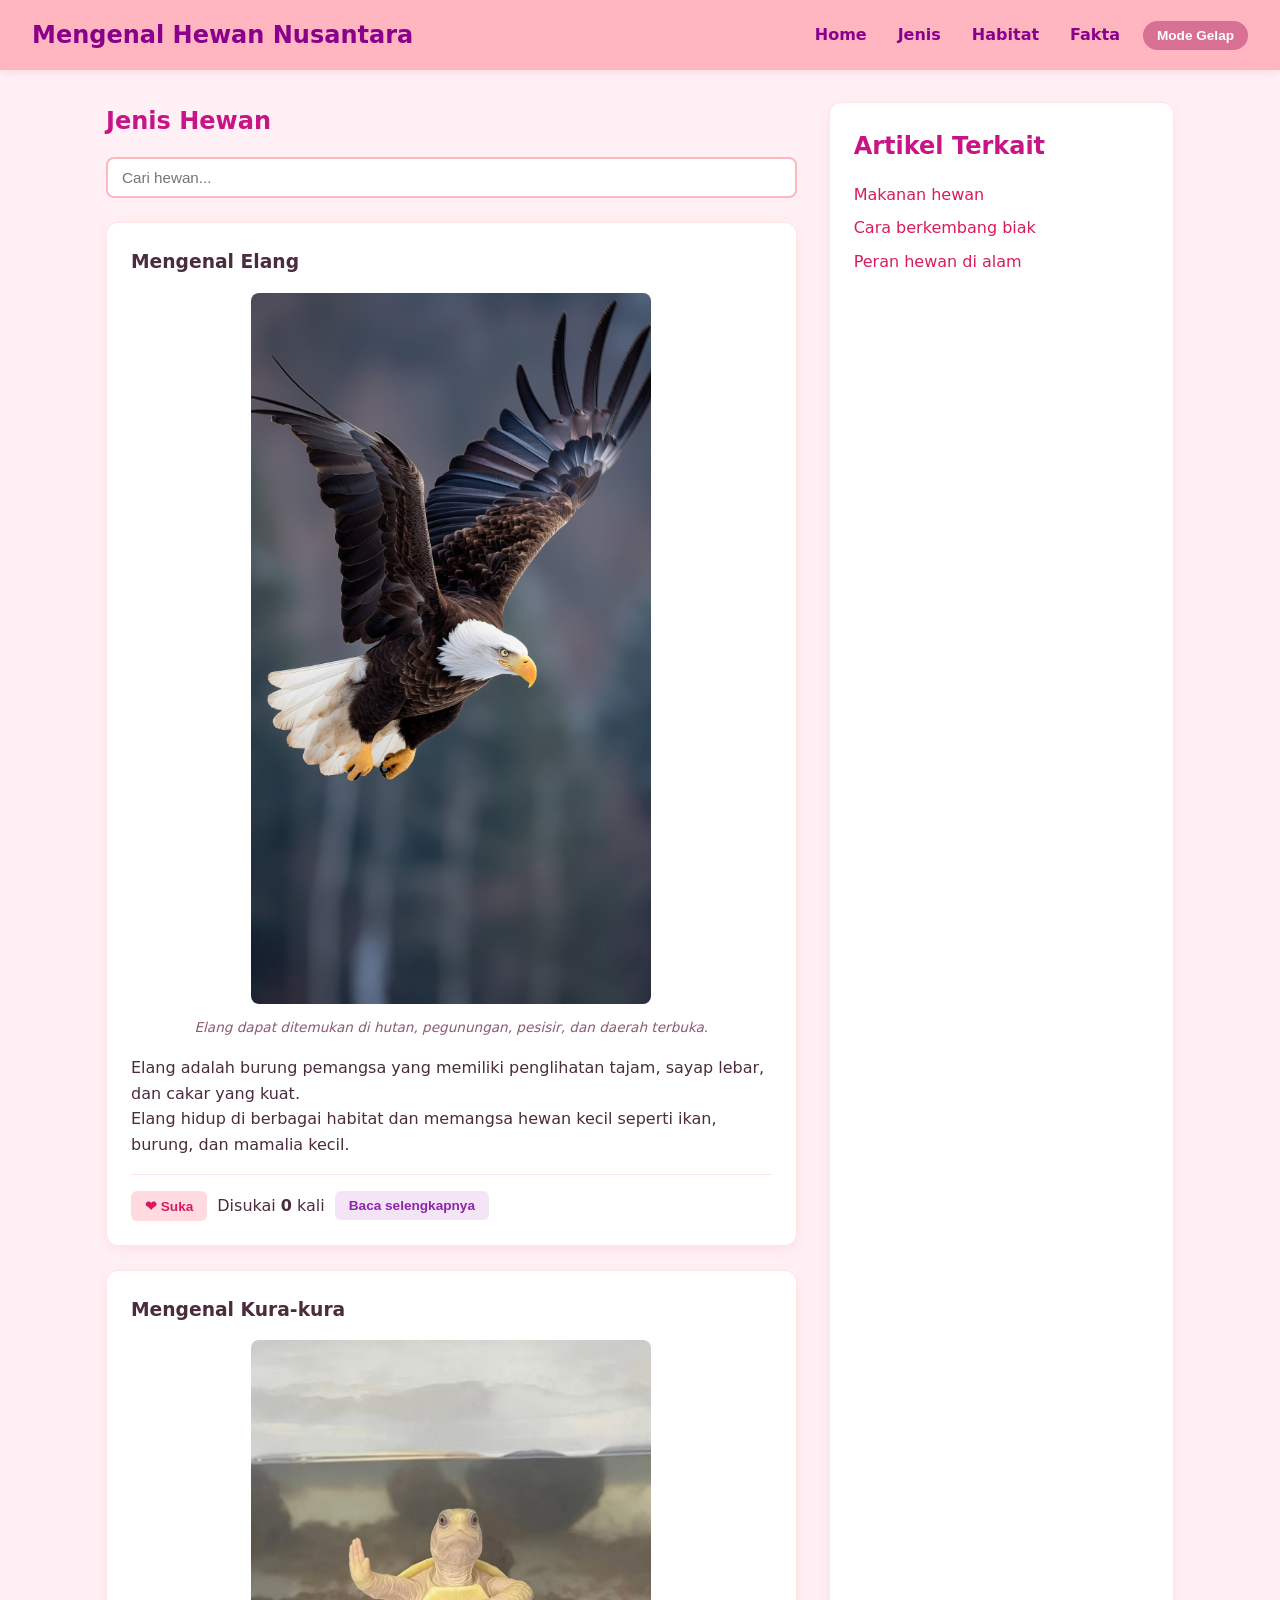
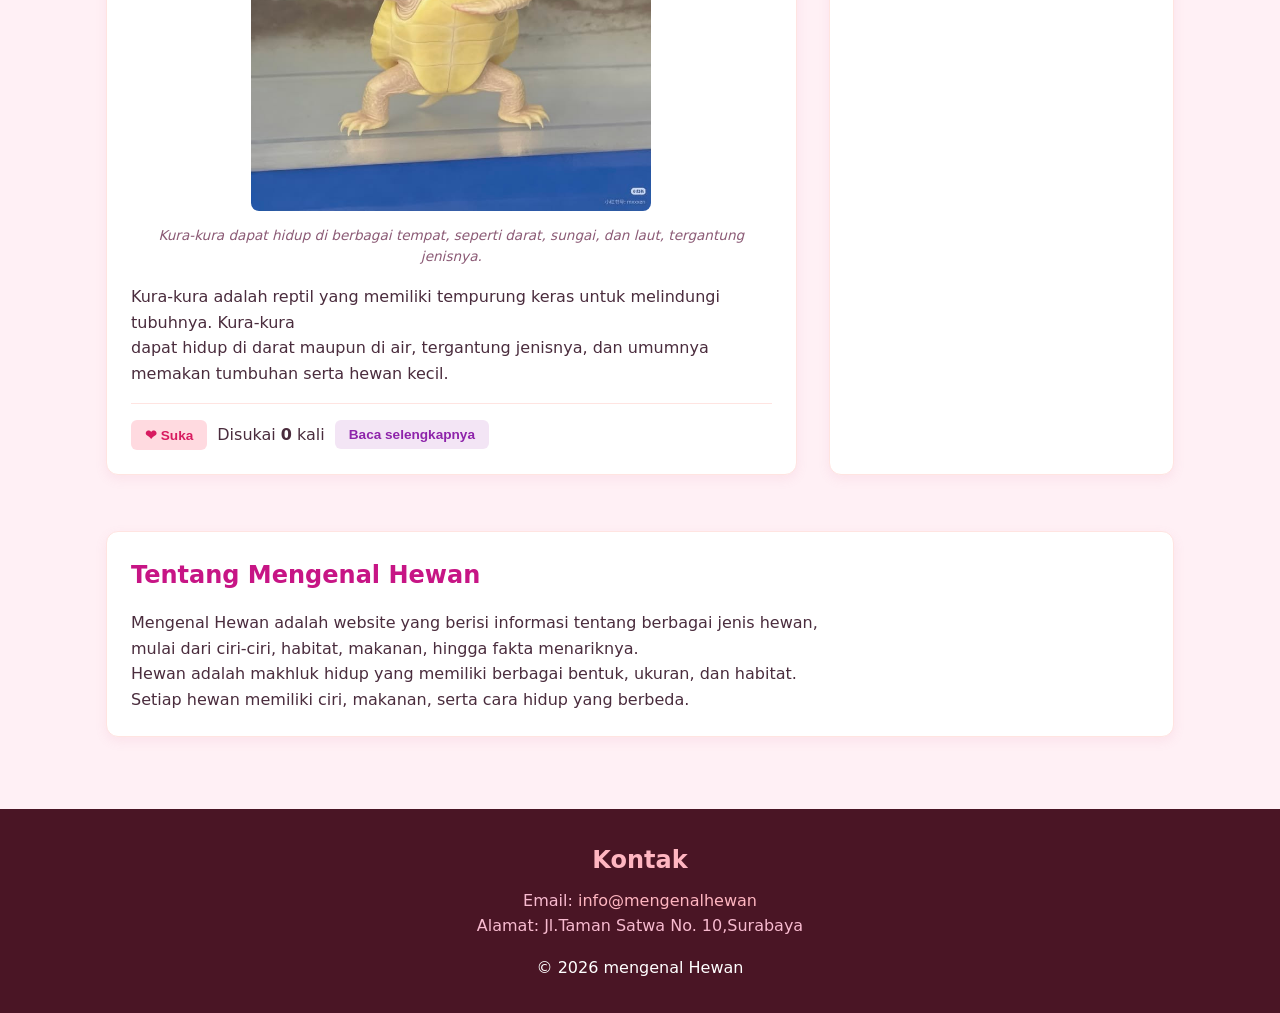
<file: index.html>
<!doctype html>
<html lang="en">
  <head>
    <meta charset="UTF-8" />
    <meta name="viewport" content="width=device-width, initial-scale=1.0" />
    <title>Mengenal Hewan</title>

    <link rel="stylesheet" href="style.css" />

    <!-- TAMBAHAN JS: menyambungkan file script.js. "defer" = tunggu HTML selesai dimuat dulu -->
    <script src="script.js" defer></script>

    <style>
      h1 {
        font-size: 20px;
        background-color: turquoise;
      }
    </style>
  </head>
  <body>
    <!--Header-->
    <header id="judul">
      <h1>Mengenal Hewan</h1>

      <!--Navigasi-->
      <nav id="navigasi">
        <a href="#">Home</a>
        <a href="jenis.html">Jenis</a>
        <a href="habitat.html">Habitat</a>
        <a href="fakta.html">Fakta</a>
        <!-- TAMBAHAN JS: tombol mode gelap -->
        <button id="tombol-gelap">Mode Gelap</button>
      </nav>
    </header>

    <!--Konten Utama-->
    <main>
      <!--Section-->
      <section id="jenis">
        <h2>Jenis Hewan</h2>

        <!-- TAMBAHAN JS (Tantangan 2, opsional): kotak cari hewan -->
        <input type="text" id="cari" placeholder="Cari hewan..." />

        <!--article 1-->
        <article>
          <h3>Mengenal Elang</h3>
          <figure>
            <img src="8da56e1eb34f5b7eb2109f114d8cf8d5.jpg" alt="" width="400" height="250" />
            <figcaption>
              Elang dapat ditemukan di hutan, pegunungan, pesisir, dan daerah
              terbuka.
            </figcaption>
          </figure>

          <p>
            Elang adalah burung pemangsa yang memiliki penglihatan tajam, sayap
            lebar, dan cakar yang kuat. <br />
            Elang hidup di berbagai habitat dan memangsa hewan kecil seperti
            ikan, burung, dan mamalia kecil.
          </p>

          <!-- TAMBAHAN JS: teks tambahan (disembunyikan dulu lewat class "sembunyi") -->
          <p class="selengkapnya sembunyi">
            Elang membuat sarang di pohon tinggi atau tebing. Beberapa jenis
            elang di Indonesia, seperti Elang Jawa, termasuk satwa yang
            dilindungi.
          </p>

          <!-- TAMBAHAN JS: tombol Suka dan Baca selengkapnya -->
          <div class="aksi">
            <button class="btn-suka">❤ Suka</button>
            <span>Disukai <strong class="jumlah-suka">0</strong> kali</span>
            <button class="btn-baca">Baca selengkapnya</button>
          </div>
        </article>

        <!--article 2-->
        <article>
          <h3>Mengenal Kura-kura</h3>
          <figure>
            <img src="kura.jpg" alt="" width="400" height="250" />
            <figcaption>
              Kura-kura dapat hidup di berbagai tempat, seperti darat, sungai,
              dan laut, tergantung jenisnya.
            </figcaption>
          </figure>
          <p>
            Kura-kura adalah reptil yang memiliki tempurung keras untuk
            melindungi tubuhnya. Kura-kura <br />
            dapat hidup di darat maupun di air, tergantung jenisnya, dan umumnya
            memakan tumbuhan serta hewan kecil.
          </p>

          <!-- TAMBAHAN JS: teks tambahan (disembunyikan dulu lewat class "sembunyi") -->
          <p class="selengkapnya sembunyi">
            Tempurung kura-kura menyatu dengan tulang punggung dan tulang
            rusuknya, sehingga kura-kura tidak bisa keluar dari tempurungnya.
            Beberapa jenis dapat hidup lebih dari 50 tahun.
          </p>

          <!-- TAMBAHAN JS: tombol Suka dan Baca selengkapnya -->
          <div class="aksi">
            <button class="btn-suka">❤ Suka</button>
            <span>Disukai <strong class="jumlah-suka">0</strong> kali</span>
            <button class="btn-baca">Baca selengkapnya</button>
          </div>
        </article>
      </section>

      <!--Aside/Sidebar-->
      <aside>
        <h2>Artikel Terkait</h2>
        <ul>
          <li><a href="#">Makanan hewan</a></li>
          <li><a href="#">Cara berkembang biak</a></li>
          <li><a href="#">Peran hewan di alam</a></li>
        </ul>
      </aside>

      <!--Section Tentang-->
      <section id="Tentang">
        <h2>Tentang Mengenal Hewan</h2>

        <div class="wrapper">
          <p>
            Mengenal Hewan adalah website yang berisi informasi tentang berbagai
            jenis hewan, <br />
            mulai dari ciri-ciri, habitat, makanan, hingga fakta menariknya.
          </p>
        </div>
        <p>
          Hewan adalah makhluk hidup yang memiliki berbagai bentuk, ukuran, dan
          habitat. <br />
          Setiap hewan memiliki ciri, makanan, serta cara hidup yang berbeda.
        </p>
      </section>
    </main>
    <!--Footer-->
    <footer id="kontak">
      <h2>Kontak</h2>

      <address class="alamat">
        Email:
        <a href="mailto:info@mengenalhewan">info@mengenalhewan</a>
        <br />

        Alamat: Jl.Taman Satwa No. 10,Surabaya
      </address>

      <p>&copy; 2026 mengenal Hewan</p>
    </footer>
  </body>
</html>
</file>
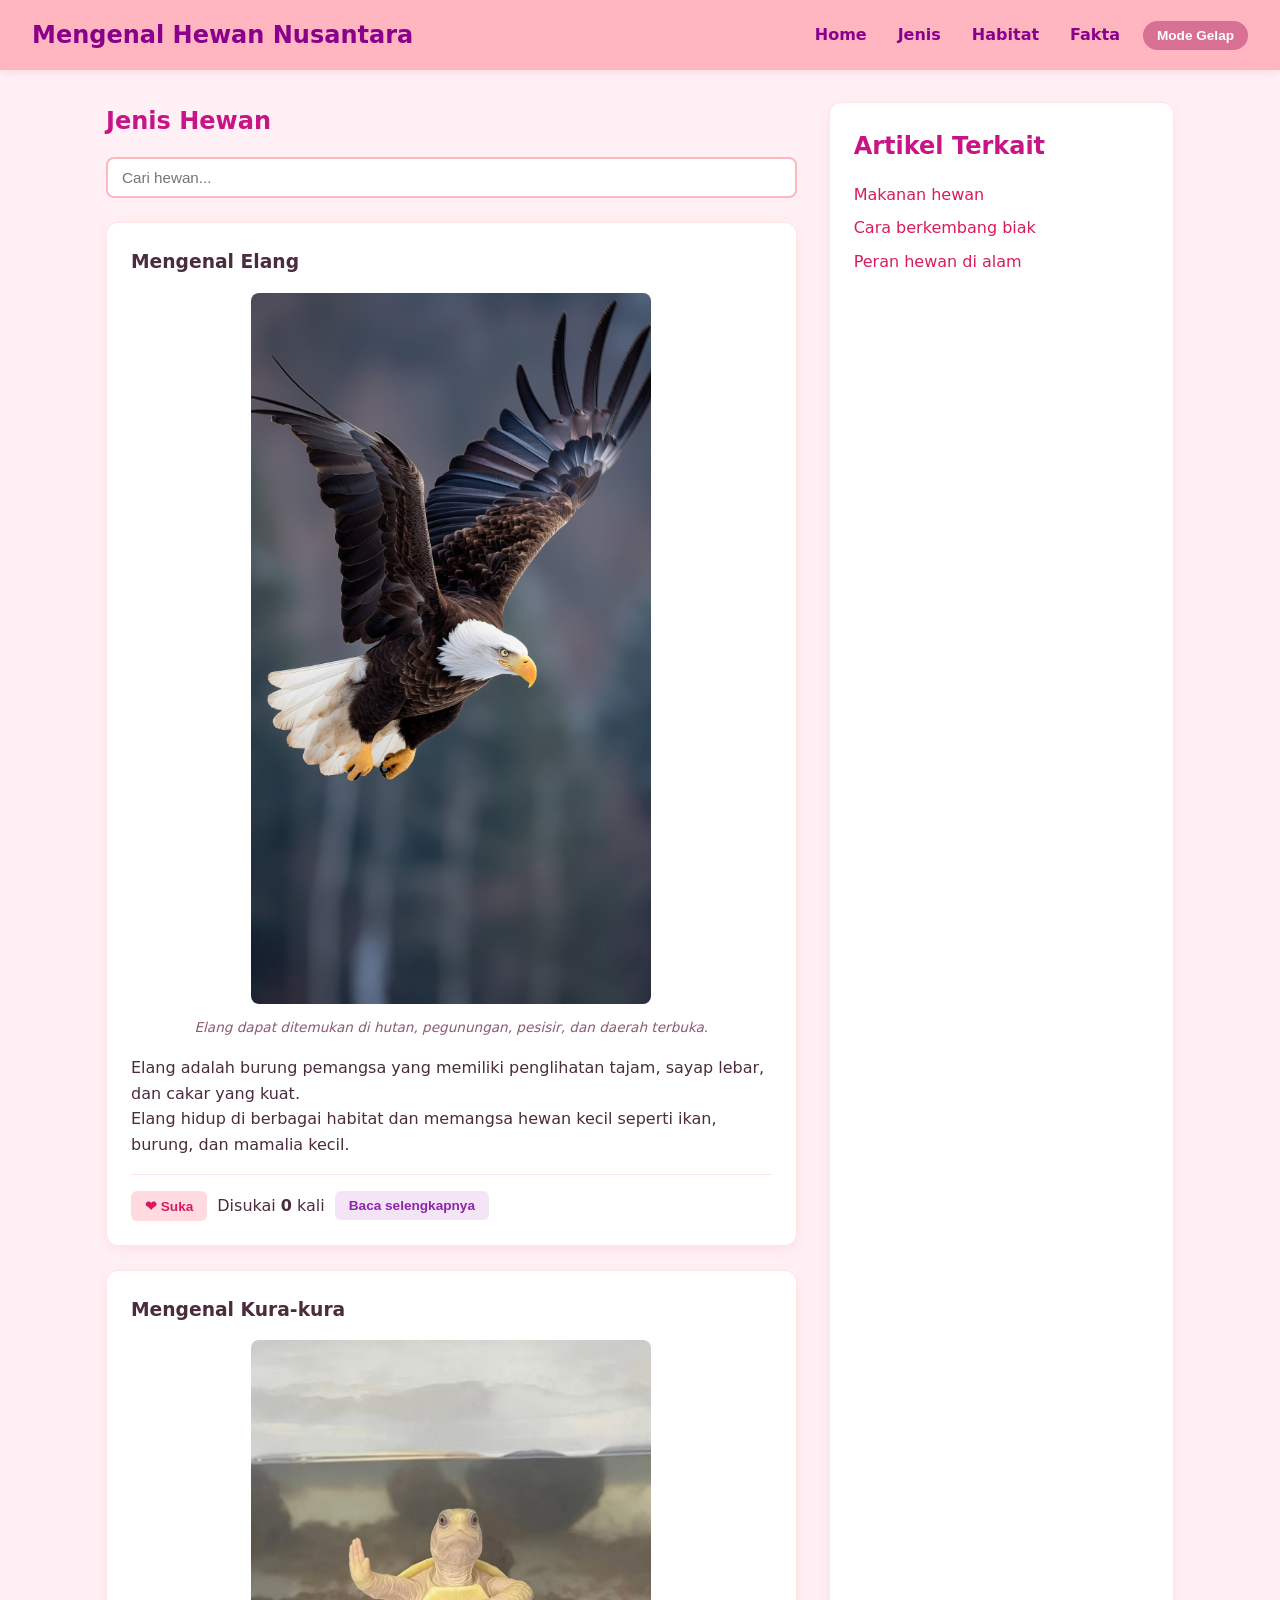
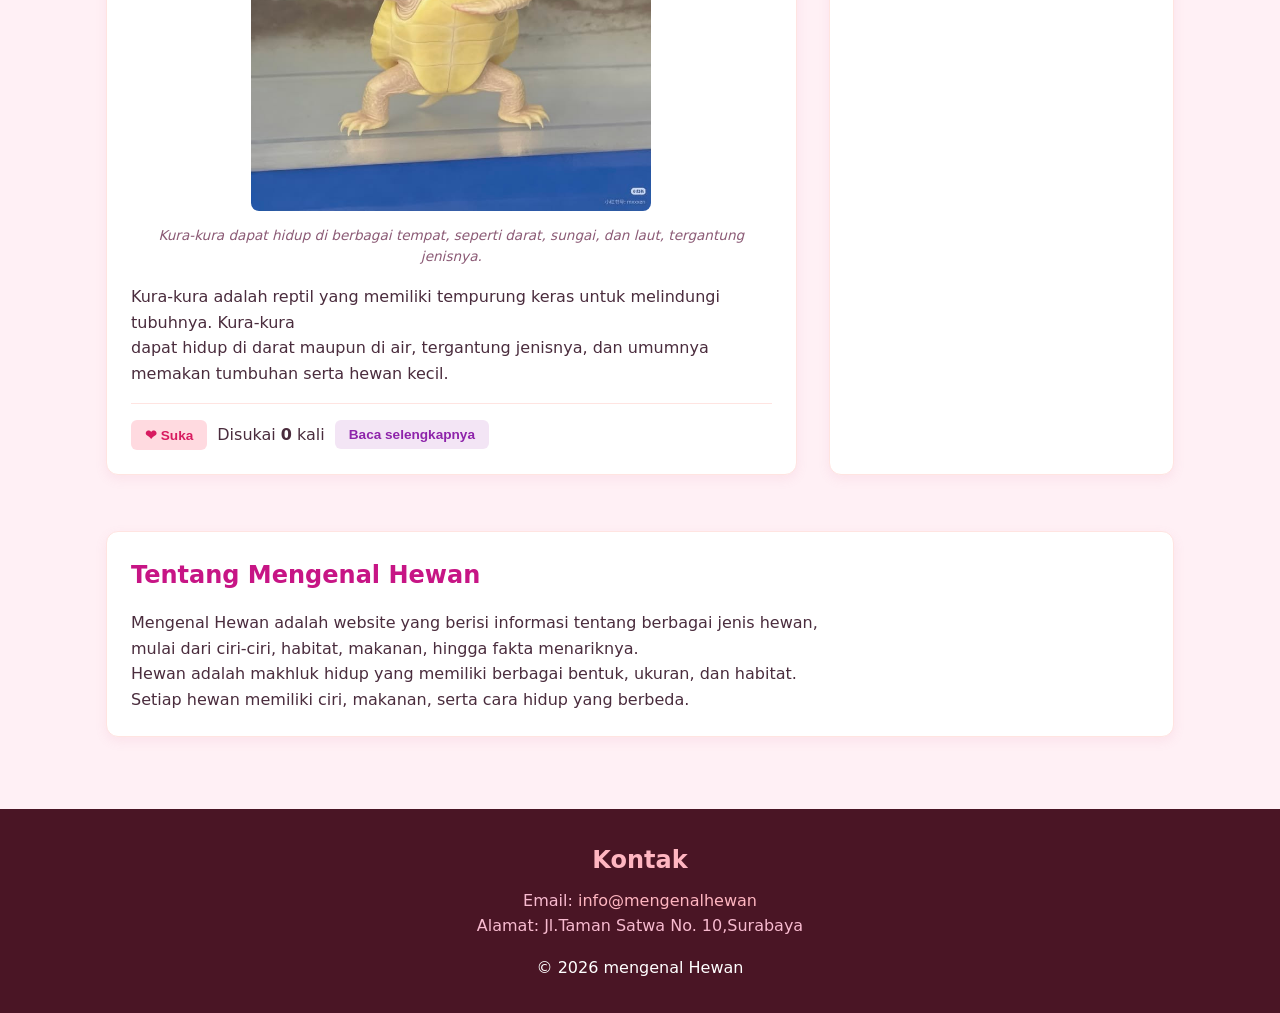
<file: latihan/index.html>
<!doctype html>
<html lang="en">
  <head>
    <meta charset="UTF-8" />
    <meta name="viewport" content="width=device-width, initial-scale=1.0" />
    <title>Mengenal Hewan</title>

    <link rel="stylesheet" href="style.css" />

    <!-- TAMBAHAN JS: menyambungkan file script.js. "defer" = tunggu HTML selesai dimuat dulu -->
    <script src="script.js" defer></script>

    <style>
      h1 {
        font-size: 20px;
        background-color: turquoise;
      }
    </style>
  </head>
  <body>
    <!--Header-->
    <header id="judul">
      <h1>Mengenal Hewan</h1>

      <!--Navigasi-->
      <nav id="navigasi">
        <a href="#">Home</a>
        <a href="jenis.html">Jenis</a>
        <a href="habitat.html">Habitat</a>
        <a href="fakta.html">Fakta</a>
        <!-- TAMBAHAN JS: tombol mode gelap -->
        <button id="tombol-gelap">Mode Gelap</button>
      </nav>
    </header>

    <!--Konten Utama-->
    <main>
      <!--Section-->
      <section id="jenis">
        <h2>Jenis Hewan</h2>

        <!-- TAMBAHAN JS (Tantangan 2, opsional): kotak cari hewan -->
        <input type="text" id="cari" placeholder="Cari hewan..." />

        <!--article 1-->
        <article>
          <h3>Mengenal Elang</h3>
          <figure>
            <img src="8da56e1eb34f5b7eb2109f114d8cf8d5.jpg" alt="" width="400" height="250" />
            <figcaption>
              Elang dapat ditemukan di hutan, pegunungan, pesisir, dan daerah
              terbuka.
            </figcaption>
          </figure>

          <p>
            Elang adalah burung pemangsa yang memiliki penglihatan tajam, sayap
            lebar, dan cakar yang kuat. <br />
            Elang hidup di berbagai habitat dan memangsa hewan kecil seperti
            ikan, burung, dan mamalia kecil.
          </p>

          <!-- TAMBAHAN JS: teks tambahan (disembunyikan dulu lewat class "sembunyi") -->
          <p class="selengkapnya sembunyi">
            Elang membuat sarang di pohon tinggi atau tebing. Beberapa jenis
            elang di Indonesia, seperti Elang Jawa, termasuk satwa yang
            dilindungi.
          </p>

          <!-- TAMBAHAN JS: tombol Suka dan Baca selengkapnya -->
          <div class="aksi">
            <button class="btn-suka">❤ Suka</button>
            <span>Disukai <strong class="jumlah-suka">0</strong> kali</span>
            <button class="btn-baca">Baca selengkapnya</button>
          </div>
        </article>

        <!--article 2-->
        <article>
          <h3>Mengenal Kura-kura</h3>
          <figure>
            <img src="kura.jpg" alt="" width="400" height="250" />
            <figcaption>
              Kura-kura dapat hidup di berbagai tempat, seperti darat, sungai,
              dan laut, tergantung jenisnya.
            </figcaption>
          </figure>
          <p>
            Kura-kura adalah reptil yang memiliki tempurung keras untuk
            melindungi tubuhnya. Kura-kura <br />
            dapat hidup di darat maupun di air, tergantung jenisnya, dan umumnya
            memakan tumbuhan serta hewan kecil.
          </p>

          <!-- TAMBAHAN JS: teks tambahan (disembunyikan dulu lewat class "sembunyi") -->
          <p class="selengkapnya sembunyi">
            Tempurung kura-kura menyatu dengan tulang punggung dan tulang
            rusuknya, sehingga kura-kura tidak bisa keluar dari tempurungnya.
            Beberapa jenis dapat hidup lebih dari 50 tahun.
          </p>

          <!-- TAMBAHAN JS: tombol Suka dan Baca selengkapnya -->
          <div class="aksi">
            <button class="btn-suka">❤ Suka</button>
            <span>Disukai <strong class="jumlah-suka">0</strong> kali</span>
            <button class="btn-baca">Baca selengkapnya</button>
          </div>
        </article>
      </section>

      <!--Aside/Sidebar-->
      <aside>
        <h2>Artikel Terkait</h2>
        <ul>
          <li><a href="#">Makanan hewan</a></li>
          <li><a href="#">Cara berkembang biak</a></li>
          <li><a href="#">Peran hewan di alam</a></li>
        </ul>
      </aside>

      <!--Section Tentang-->
      <section id="Tentang">
        <h2>Tentang Mengenal Hewan</h2>

        <div class="wrapper">
          <p>
            Mengenal Hewan adalah website yang berisi informasi tentang berbagai
            jenis hewan, <br />
            mulai dari ciri-ciri, habitat, makanan, hingga fakta menariknya.
          </p>
        </div>
        <p>
          Hewan adalah makhluk hidup yang memiliki berbagai bentuk, ukuran, dan
          habitat. <br />
          Setiap hewan memiliki ciri, makanan, serta cara hidup yang berbeda.
        </p>
      </section>
    </main>
    <!--Footer-->
    <footer id="kontak">
      <h2>Kontak</h2>

      <address class="alamat">
        Email:
        <a href="mailto:info@mengenalhewan">info@mengenalhewan</a>
        <br />

        Alamat: Jl.Taman Satwa No. 10,Surabaya
      </address>

      <p>&copy; 2026 mengenal Hewan</p>
    </footer>
  </body>
</html>
</file>
<file: style.css>
/* ==========================================================================
   1. RESET & DASAR
   ========================================================================== */
* {
  margin: 0;
  padding: 0;
  box-sizing: border-box;
}

body {
  font-family: system-ui, -apple-system, BlinkMacSystemFont, 'Segoe UI', Roboto, sans-serif;
  line-height: 1.6;
  color: #4a2c3d; /* Teks cokelat/keunguan lembut */
  background-color: #fff0f5; /* Background soft pink / lavender blush */
  transition: background-color 0.3s ease, color 0.3s ease;
}

/* Wajib untuk fungsi menyembunyikan teks via JavaScript */
.sembunyi {
  display: none !important;
}

/* ==========================================================================
   2. HEADER & NAVIGASI (MODE TERANG - PINK)
   ========================================================================== */
header#judul {
  background-color: #ffb6c1; /* Light Pink */
  padding: 1rem 2rem;
  display: flex;
  justify-content: space-between;
  align-items: center;
  flex-wrap: wrap;
  gap: 15px;
  box-shadow: 0 2px 8px rgba(219, 112, 147, 0.2);
}

header#judul h1 {
  font-size: 1.5rem;
  color: #8b008b; /* Dark Magenta */
  background-color: transparent !important; /* Hapus style inline HTML jika ada */
}

nav#navigasi {
  display: flex;
  align-items: center;
  gap: 15px;
  flex-wrap: wrap;
}

nav#navigasi a {
  text-decoration: none;
  color: #8b008b;
  font-weight: 600;
  padding: 4px 8px;
  border-radius: 4px;
  transition: background-color 0.2s;
}

nav#navigasi a:hover {
  background-color: rgba(255, 255, 255, 0.5);
}

#tombol-gelap {
  background-color: #d87093; /* Pale Violet Red */
  color: #ffffff;
  border: none;
  padding: 7px 14px;
  border-radius: 20px;
  cursor: pointer;
  font-weight: 600;
  font-size: 0.85rem;
  transition: transform 0.1s ease, background-color 0.2s;
}

#tombol-gelap:hover {
  background-color: #c71585; /* Medium Violet Red */
}

#tombol-gelap:active {
  transform: scale(0.96);
}

/* ==========================================================================
   3. TATA LETAK UTAMA & ELEMEN KONTEN (MODE TERANG - PINK)
   ========================================================================== */
main {
  max-width: 1100px;
  margin: 2rem auto;
  padding: 0 1rem;
  display: grid;
  grid-template-columns: 2fr 1fr;
  gap: 2rem;
}

/* Kotak Cari */
#cari {
  width: 100%;
  padding: 10px 14px;
  margin-bottom: 1.5rem;
  border: 2px solid #ffb6c1;
  border-radius: 8px;
  font-size: 0.95rem;
  outline: none;
  background-color: #ffffff;
}

#cari:focus {
  border-color: #c71585;
}

/* Kartu Konten (Article, Aside, Tentang) */
article, 
aside, 
#Tentang {
  background-color: #ffffff;
  padding: 1.5rem;
  border-radius: 12px;
  margin-bottom: 1.5rem;
  box-shadow: 0 4px 12px rgba(219, 112, 147, 0.1);
  border: 1px solid #ffe4e1;
}

#jenis h2, 
aside h2, 
#Tentang h2 {
  color: #c71585;
  margin-bottom: 1rem;
}

/* Gambar & Figcaption */
figure {
  margin: 1rem 0;
  text-align: center;
}

figure img {
  max-width: 100%;
  height: auto;
  border-radius: 8px;
  object-fit: cover;
}

figcaption {
  font-size: 0.85rem;
  color: #8b5a75;
  margin-top: 6px;
  font-style: italic;
}

/* Tombol Aksi */
.aksi {
  display: flex;
  align-items: center;
  gap: 10px;
  margin-top: 1rem;
  padding-top: 1rem;
  border-top: 1px solid #ffe4e1;
  flex-wrap: wrap;
}

.btn-suka, 
.btn-baca {
  border: none;
  padding: 7px 14px;
  border-radius: 6px;
  cursor: pointer;
  font-weight: 600;
  font-size: 0.85rem;
  transition: opacity 0.2s;
}

.btn-suka {
  background-color: #ffdae0;
  color: #d81b60;
}

.btn-baca {
  background-color: #f3e5f5;
  color: #8e24aa;
}

.btn-suka:hover, 
.btn-baca:hover {
  opacity: 0.85;
}

/* Sidebar */
aside ul {
  list-style: none;
}

aside ul li {
  margin-bottom: 0.5rem;
}

aside ul li a {
  color: #d81b60;
  text-decoration: none;
}

aside ul li a:hover {
  text-decoration: underline;
}

/* Section Tentang */
#Tentang {
  grid-column: 1 / -1;
}

/* ==========================================================================
   4. FOOTER (MODE TERANG - PINK)
   ========================================================================== */
footer#kontak {
  background-color: #4a1525; /* Dark Pink/Wine */
  color: #ffffff;
  text-align: center;
  padding: 2rem 1rem;
  margin-top: 3rem;
}

footer#kontak h2 {
  color: #ffb6c1;
  margin-bottom: 0.5rem;
}

footer#kontak address {
  font-style: normal;
  color: #f8bbd0;
  margin-bottom: 1rem;
}

footer#kontak a {
  color: #ffb6c1;
  text-decoration: none;
}

/* ==========================================================================
   5. MODE GELAP (DARK MODE - BIRU)
   ========================================================================== */
body.dark-mode {
  background-color: #0a192f; /* Deep Navy Blue */
  color: #e6f1ff;
}

body.dark-mode header#judul {
  background-color: #112240; /* Dark Blue Container */
  box-shadow: 0 2px 8px rgba(0, 0, 0, 0.4);
}

body.dark-mode header#judul h1,
body.dark-mode nav#navigasi a,
body.dark-mode #jenis h2,
body.dark-mode aside h2,
body.dark-mode #Tentang h2 {
  color: #64ffda; /* Bright Cyan/Neon Blue Accent */
}

body.dark-mode #tombol-gelap {
  background-color: #0077b6; /* Ocean Blue */
  color: #ffffff;
}

body.dark-mode #tombol-gelap:hover {
  background-color: #0096c7;
}

body.dark-mode article,
body.dark-mode aside,
body.dark-mode #Tentang {
  background-color: #112240;
  color: #e6f1ff;
  border: 1px solid #233554;
  box-shadow: 0 4px 12px rgba(0, 0, 0, 0.3);
}

body.dark-mode figcaption {
  color: #8892b0;
}

body.dark-mode #cari {
  background-color: #172a45;
  border-color: #233554;
  color: #ffffff;
}

body.dark-mode #cari:focus {
  border-color: #64ffda;
}

body.dark-mode .aksi {
  border-top-color: #233554;
}

body.dark-mode .btn-suka {
  background-color: #1d3557;
  color: #48cae4;
}

body.dark-mode .btn-baca {
  background-color: #03045e;
  color: #90e0ef;
}

body.dark-mode aside ul li a {
  color: #48cae4;
}

body.dark-mode footer#kontak {
  background-color: #020c1b; /* Very Dark Blue/Black */
}

body.dark-mode footer#kontak h2,
body.dark-mode footer#kontak a {
  color: #64ffda;
}

body.dark-mode footer#kontak address {
  color: #8892b0;
}

/* ==========================================================================
   6. RESPONSIVE (Tampilan Mobile)
   ========================================================================== */
@media (max-width: 768px) {
  main {
    grid-template-columns: 1fr;
  }
}
</file>
<file: latihan/style.css>
/* ==========================================================================
   1. RESET & DASAR
   ========================================================================== */
* {
  margin: 0;
  padding: 0;
  box-sizing: border-box;
}

body {
  font-family: system-ui, -apple-system, BlinkMacSystemFont, 'Segoe UI', Roboto, sans-serif;
  line-height: 1.6;
  color: #4a2c3d; /* Teks cokelat/keunguan lembut */
  background-color: #fff0f5; /* Background soft pink / lavender blush */
  transition: background-color 0.3s ease, color 0.3s ease;
}

/* Wajib untuk fungsi menyembunyikan teks via JavaScript */
.sembunyi {
  display: none !important;
}

/* ==========================================================================
   2. HEADER & NAVIGASI (MODE TERANG - PINK)
   ========================================================================== */
header#judul {
  background-color: #ffb6c1; /* Light Pink */
  padding: 1rem 2rem;
  display: flex;
  justify-content: space-between;
  align-items: center;
  flex-wrap: wrap;
  gap: 15px;
  box-shadow: 0 2px 8px rgba(219, 112, 147, 0.2);
}

header#judul h1 {
  font-size: 1.5rem;
  color: #8b008b; /* Dark Magenta */
  background-color: transparent !important; /* Hapus style inline HTML jika ada */
}

nav#navigasi {
  display: flex;
  align-items: center;
  gap: 15px;
  flex-wrap: wrap;
}

nav#navigasi a {
  text-decoration: none;
  color: #8b008b;
  font-weight: 600;
  padding: 4px 8px;
  border-radius: 4px;
  transition: background-color 0.2s;
}

nav#navigasi a:hover {
  background-color: rgba(255, 255, 255, 0.5);
}

#tombol-gelap {
  background-color: #d87093; /* Pale Violet Red */
  color: #ffffff;
  border: none;
  padding: 7px 14px;
  border-radius: 20px;
  cursor: pointer;
  font-weight: 600;
  font-size: 0.85rem;
  transition: transform 0.1s ease, background-color 0.2s;
}

#tombol-gelap:hover {
  background-color: #c71585; /* Medium Violet Red */
}

#tombol-gelap:active {
  transform: scale(0.96);
}

/* ==========================================================================
   3. TATA LETAK UTAMA & ELEMEN KONTEN (MODE TERANG - PINK)
   ========================================================================== */
main {
  max-width: 1100px;
  margin: 2rem auto;
  padding: 0 1rem;
  display: grid;
  grid-template-columns: 2fr 1fr;
  gap: 2rem;
}

/* Kotak Cari */
#cari {
  width: 100%;
  padding: 10px 14px;
  margin-bottom: 1.5rem;
  border: 2px solid #ffb6c1;
  border-radius: 8px;
  font-size: 0.95rem;
  outline: none;
  background-color: #ffffff;
}

#cari:focus {
  border-color: #c71585;
}

/* Kartu Konten (Article, Aside, Tentang) */
article, 
aside, 
#Tentang {
  background-color: #ffffff;
  padding: 1.5rem;
  border-radius: 12px;
  margin-bottom: 1.5rem;
  box-shadow: 0 4px 12px rgba(219, 112, 147, 0.1);
  border: 1px solid #ffe4e1;
}

#jenis h2, 
aside h2, 
#Tentang h2 {
  color: #c71585;
  margin-bottom: 1rem;
}

/* Gambar & Figcaption */
figure {
  margin: 1rem 0;
  text-align: center;
}

figure img {
  max-width: 100%;
  height: auto;
  border-radius: 8px;
  object-fit: cover;
}

figcaption {
  font-size: 0.85rem;
  color: #8b5a75;
  margin-top: 6px;
  font-style: italic;
}

/* Tombol Aksi */
.aksi {
  display: flex;
  align-items: center;
  gap: 10px;
  margin-top: 1rem;
  padding-top: 1rem;
  border-top: 1px solid #ffe4e1;
  flex-wrap: wrap;
}

.btn-suka, 
.btn-baca {
  border: none;
  padding: 7px 14px;
  border-radius: 6px;
  cursor: pointer;
  font-weight: 600;
  font-size: 0.85rem;
  transition: opacity 0.2s;
}

.btn-suka {
  background-color: #ffdae0;
  color: #d81b60;
}

.btn-baca {
  background-color: #f3e5f5;
  color: #8e24aa;
}

.btn-suka:hover, 
.btn-baca:hover {
  opacity: 0.85;
}

/* Sidebar */
aside ul {
  list-style: none;
}

aside ul li {
  margin-bottom: 0.5rem;
}

aside ul li a {
  color: #d81b60;
  text-decoration: none;
}

aside ul li a:hover {
  text-decoration: underline;
}

/* Section Tentang */
#Tentang {
  grid-column: 1 / -1;
}

/* ==========================================================================
   4. FOOTER (MODE TERANG - PINK)
   ========================================================================== */
footer#kontak {
  background-color: #4a1525; /* Dark Pink/Wine */
  color: #ffffff;
  text-align: center;
  padding: 2rem 1rem;
  margin-top: 3rem;
}

footer#kontak h2 {
  color: #ffb6c1;
  margin-bottom: 0.5rem;
}

footer#kontak address {
  font-style: normal;
  color: #f8bbd0;
  margin-bottom: 1rem;
}

footer#kontak a {
  color: #ffb6c1;
  text-decoration: none;
}

/* ==========================================================================
   5. MODE GELAP (DARK MODE - BIRU)
   ========================================================================== */
body.dark-mode {
  background-color: #0a192f; /* Deep Navy Blue */
  color: #e6f1ff;
}

body.dark-mode header#judul {
  background-color: #112240; /* Dark Blue Container */
  box-shadow: 0 2px 8px rgba(0, 0, 0, 0.4);
}

body.dark-mode header#judul h1,
body.dark-mode nav#navigasi a,
body.dark-mode #jenis h2,
body.dark-mode aside h2,
body.dark-mode #Tentang h2 {
  color: #64ffda; /* Bright Cyan/Neon Blue Accent */
}

body.dark-mode #tombol-gelap {
  background-color: #0077b6; /* Ocean Blue */
  color: #ffffff;
}

body.dark-mode #tombol-gelap:hover {
  background-color: #0096c7;
}

body.dark-mode article,
body.dark-mode aside,
body.dark-mode #Tentang {
  background-color: #112240;
  color: #e6f1ff;
  border: 1px solid #233554;
  box-shadow: 0 4px 12px rgba(0, 0, 0, 0.3);
}

body.dark-mode figcaption {
  color: #8892b0;
}

body.dark-mode #cari {
  background-color: #172a45;
  border-color: #233554;
  color: #ffffff;
}

body.dark-mode #cari:focus {
  border-color: #64ffda;
}

body.dark-mode .aksi {
  border-top-color: #233554;
}

body.dark-mode .btn-suka {
  background-color: #1d3557;
  color: #48cae4;
}

body.dark-mode .btn-baca {
  background-color: #03045e;
  color: #90e0ef;
}

body.dark-mode aside ul li a {
  color: #48cae4;
}

body.dark-mode footer#kontak {
  background-color: #020c1b; /* Very Dark Blue/Black */
}

body.dark-mode footer#kontak h2,
body.dark-mode footer#kontak a {
  color: #64ffda;
}

body.dark-mode footer#kontak address {
  color: #8892b0;
}

/* ==========================================================================
   6. RESPONSIVE (Tampilan Mobile)
   ========================================================================== */
@media (max-width: 768px) {
  main {
    grid-template-columns: 1fr;
  }
}
</file>
